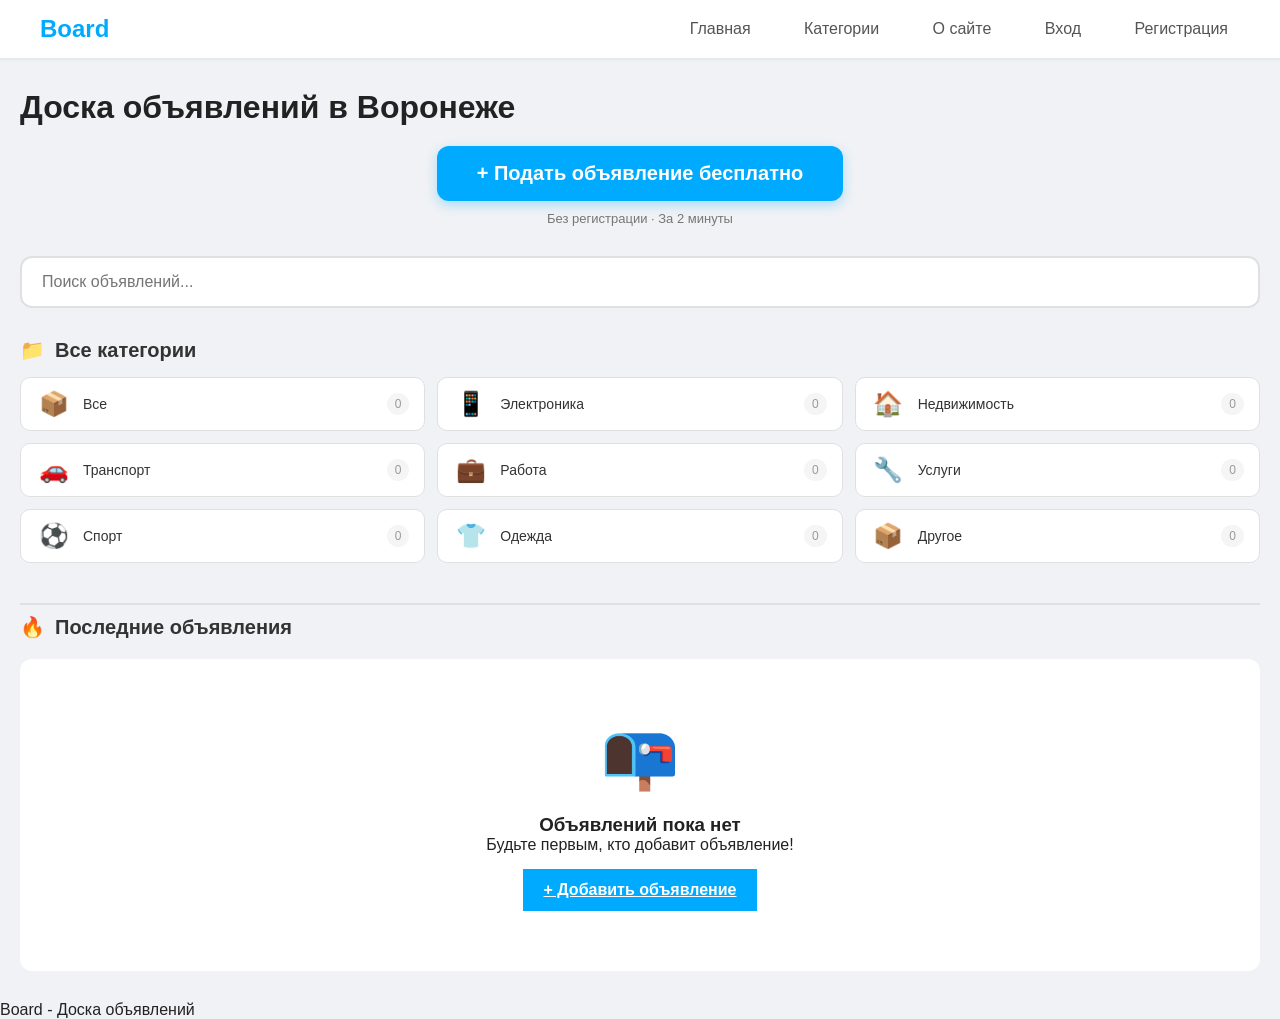
<file: index.html>
<!DOCTYPE html>
<html lang="ru">

<head>
    <meta charset="UTF-8">
    <meta name="viewport" content="width=device-width, initial-scale=1.0">

    <!-- SEO -->
    <title>Доска объявлений в Воронеже — подать бесплатное объявление | Board</title>
    <meta name="description" content="Бесплатная доска объявлений в Воронеже. Подать объявление о продаже, купить квартиру, найти работу. Без регистрации и комиссии.">
    <link rel="canonical" href="https://mafioz-criminal.github.io/https-Doskaobyavlenygithub.io-/index.html">

    <!-- Open Graph -->
    <meta property="og:title" content="Доска объявлений в Воронеже — подать бесплатное объявление">
    <meta property="og:description" content="Бесплатная доска объявлений в Воронеже. Подать объявление о продаже, купить квартиру, найти работу.">
    <meta property="og:image" content="https://mafioz-criminal.github.io/https-Doskaobyavlenygithub.io-/images/og-image.jpg">
    <meta property="og:url" content="https://mafioz-criminal.github.io/https-Doskaobyavlenygithub.io-/index.html">
    <meta property="og:type" content="website">
    <meta property="og:locale" content="ru_RU">

    <!-- Twitter Card -->
    <meta name="twitter:card" content="summary_large_image">
    <meta name="twitter:title" content="Доска объявлений в Воронеже">
    <meta name="twitter:description" content="Бесплатная доска объявлений в Воронеже. Подать объявление бесплатно.">
    <meta name="twitter:image" content="https://mafioz-criminal.github.io/https-Doskaobyavlenygithub.io-/images/og-image.jpg">

    <!-- Favicon -->
    <link rel="icon" type="image/png" href="/favicon.png">

    <!-- Стили -->
    <link rel="preload"  href="style.css" as="style">
    <link rel="stylesheet"  href="style.css" media="print" onload="this.media='all'">
    <noscript><link rel="stylesheet"  href="style.css"></noscript>

    <!-- Микроразметка: WebSite + SearchAction -->
    <script type="application/ld+json">
    {
      "@context": "https://schema.org",
      "@type": "WebSite",
      "name": "Board – Доска объявлений",
      "url": "https://mafioz-criminal.github.io/https-Doskaobyavlenygithub.io-/",
      "potentialAction": {
        "@type": "SearchAction",
        "target": "https://mafioz-criminal.github.io/https-Doskaobyavlenygithub.io-/index.html?q={search_term_string}",
        "query-input": "required name=search_term_string"
      }
    }
    </script>
<script src="script.js"></script>
<!-- Yandex.Metrika counter -->
<script type="text/javascript">
    (function(m,e,t,r,i,k,a){m[i]=m[i]||function(){(m[i].a=m[i].a||[]).push(arguments)};
    m[i].l=1*new Date();
    for (var j = 0; j < document.scripts.length; j++) {if (document.scripts[j].src === r) { return; }}
    k=e.createElement(t),a=e.getElementsByTagName(t)[0],k.async=1,k.src=r,a.parentNode.insertBefore(k,a)})
    (window, document, "script", "https://mc.yandex.ru/metrika/tag.js", "ym");

    ym(113743468, "init", {
        clickmap:true,
        trackLinks:true,
        accurateTrackBounce:true,
        webvisor:true,
        trackHash:true
    });
</script>
<noscript><div><img src="https://mc.yandex.ru/watch/113743468" style="position:absolute; left:-9999px;" alt="" /></div></noscript>
<!-- /Yandex.Metrika counter --> 

</head>
<body id="top">

<header>
    <div class="logo">Board</div>
    <nav aria-label="Основная навигация">
        <a href="index.html" title="Доска объявлений Board — главная">Главная</a>
        <a href="category.html" title="Все категории объявлений в Воронеже">Категории</a>
        <a href="about.html" title="О проекте Board — доска объявлений">О сайте</a>
        <span id="authLinks"></span>
    </nav>
</header>

<div class="container">
    <h1>Доска объявлений в Воронеже</h1>

    <!-- Новая CTA-кнопка -->
    <div class="hero-cta">
        <a href="add.html" class="btn-primary hero-cta-btn">
            + Подать объявление бесплатно
        </a>
        <p class="hero-cta-hint">Без регистрации · За 2 минуты</p>
    </div>

    <input type="text" id="searchInput" placeholder="Поиск объявлений..." oninput="search(this.value)" aria-label="Поиск объявлений">

    <h2 class="categories-title">
        <span aria-hidden="true">📁</span> Все категории
    </h2>
    <div class="categories-grid" id="categoriesGrid"></div>

    <h2 class="ads-title">
        <span aria-hidden="true">🔥</span> Последние объявления
    </h2>
    <div id="ads"></div>
</div>

<footer itemscope itemtype="https://schema.org/Organization">
    <span itemprop="name">Board - Доска объявлений</span>
    <meta itemprop="url" content="https://mafioz-criminal.github.io/https-Doskaobyavlenygithub.io-/">
    <meta itemprop="description" content="Бесплатная доска объявлений в Воронеже">
</footer>
<!-- Кнопка Наверх -->
<a href="#top" class="back-to-top" id="backToTop" title="Наверх" aria-label="Наверх">↑</a>
</body>
</html>
</file>
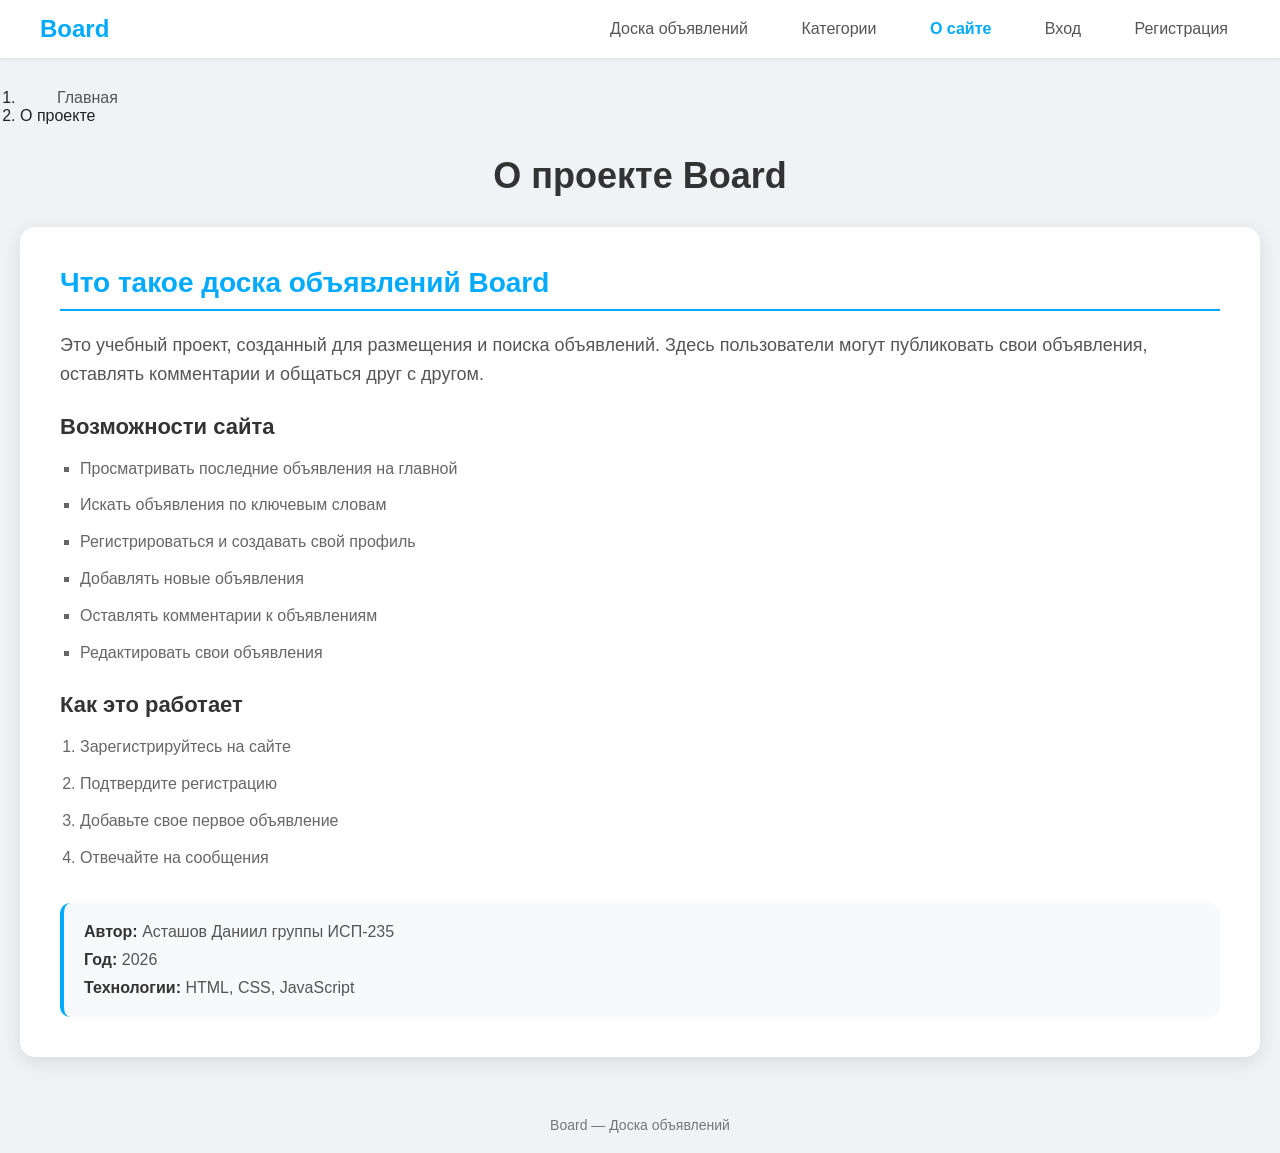
<file: about.html>
<!DOCTYPE html>
<html lang="ru">
<head>
    <meta charset="UTF-8">
    <meta name="viewport" content="width=device-width, initial-scale=1.0">

    <!-- SEO Meta Tags -->
    <title>О проекте Board — бесплатная доска объявлений в Воронеже</title>
    <meta name="description" content="Board — бесплатная доска объявлений в Воронеже. Узнайте о возможностях сайта: подать объявление, найти работу, купить квартиру.">
    <link rel="canonical" href="https://mafioz-criminal.github.io/https-Doskaobyavlenygithub.io-/about.html">

    <!-- Open Graph / Social Media -->
    <meta property="og:title" content="О проекте Board — бесплатная доска объявлений">
    <meta property="og:description" content="Узнайте о возможностях сайта: подать объявление, найти работу, купить квартиру.">
    <meta property="og:image" content="https://mafioz-criminal.github.io/https-Doskaobyavlenygithub.io-/images/og-image.jpg">
    <meta property="og:url" content="https://mafioz-criminal.github.io/https-Doskaobyavlenygithub.io-/about.html">
    <meta property="og:type" content="website">
    <meta property="og:locale" content="ru_RU">

    <!-- Twitter Card -->
    <meta name="twitter:card" content="summary_large_image">
    <meta name="twitter:title" content="О проекте Board">
    <meta name="twitter:description" content="Бесплатная доска объявлений в Воронеже.">
    <meta name="twitter:image" content="https://mafioz-criminal.github.io/https-Doskaobyavlenygithub.io-/images/og-image.jpg">

    <!-- Favicon -->
    <link rel="icon" type="image/png" href="/favicon.png">

    <!-- Styles -->
    <link rel="preload"  href="style.css" as="style">
    <link rel="stylesheet"  href="style.css" media="print" onload="this.media='all'">
    <noscript><link rel="stylesheet"  href="style.css"></noscript>

    <!-- Scripts -->
    <script src="script.js"></script>

    <!-- Schema.org: BreadcrumbList -->
    <script type="application/ld+json">
    {
      "@context": "https://schema.org",
      "@type": "BreadcrumbList",
      "itemListElement": [
        {
          "@type": "ListItem",
          "position": 1,
          "name": "Главная",
          "item": "https://mafioz-criminal.github.io/https-Doskaobyavlenygithub.io-/index.html"
        },
        {
          "@type": "ListItem",
          "position": 2,
          "name": "О проекте",
          "item": "https://mafioz-criminal.github.io/https-Doskaobyavlenygithub.io-/about.html"
        }
      ]
    }
    </script>
    <!-- Yandex.Metrika counter -->
<script type="text/javascript">
    (function(m,e,t,r,i,k,a){m[i]=m[i]||function(){(m[i].a=m[i].a||[]).push(arguments)};
    m[i].l=1*new Date();
    for (var j = 0; j < document.scripts.length; j++) {if (document.scripts[j].src === r) { return; }}
    k=e.createElement(t),a=e.getElementsByTagName(t)[0],k.async=1,k.src=r,a.parentNode.insertBefore(k,a)})
    (window, document, "script", "https://mc.yandex.ru/metrika/tag.js", "ym");

    ym(113743468, "init", {
        clickmap:true,
        trackLinks:true,
        accurateTrackBounce:true,
        webvisor:true,
        trackHash:true
    });
</script>
<noscript><div><img src="https://mc.yandex.ru/watch/113743468" style="position:absolute; left:-9999px;" alt="" /></div></noscript>
<!-- /Yandex.Metrika counter -->
</head>
<body>
    <header>
        <div class="logo"><a href="index.html" style="text-decoration:none;color:inherit;">Board</a></div>
        <nav aria-label="Основная навигация">
            <a href="index.html" title="Доска объявлений в Воронеже — на главную">Доска объявлений</a>
            <a href="category.html" title="Все категории объявлений">Категории</a>
            <a href="about.html" title="О проекте Board" class="active">О сайте</a>
            <span id="authLinks"></span>
        </nav>
    </header>

    <div class="container">
        <!-- Хлебные крошки (видимые) -->
        <nav aria-label="breadcrumb" class="breadcrumbs">
            <ol itemscope itemtype="https://schema.org/BreadcrumbList">
                <li itemprop="itemListElement" itemscope itemtype="https://schema.org/ListItem">
                    <a itemprop="item" href="index.html"><span itemprop="name">Главная</span></a>
                    <meta itemprop="position" content="1" />
                </li>
                <li itemprop="itemListElement" itemscope itemtype="https://schema.org/ListItem">
                    <span itemprop="name">О проекте</span>
                    <meta itemprop="position" content="2" />
                </li>
            </ol>
        </nav>

        <h1 class="page-title">О проекте Board</h1>

        <div class="about-box">
            <h2>Что такое доска объявлений Board</h2>
            <p class="about-text">
                Это учебный проект, созданный для размещения и поиска объявлений.
                Здесь пользователи могут публиковать свои объявления,
                оставлять комментарии и общаться друг с другом.
            </p>

            <h3>Возможности сайта</h3>
            <ul class="about-list">
                <li>Просматривать последние объявления на главной</li>
                <li>Искать объявления по ключевым словам</li>
                <li>Регистрироваться и создавать свой профиль</li>
                <li>Добавлять новые объявления</li>
                <li>Оставлять комментарии к объявлениям</li>
                <li>Редактировать свои объявления</li>
            </ul>

            <h3>Как это работает</h3>
            <ol class="about-list">
                <li>Зарегистрируйтесь на сайте</li>
                <li>Подтвердите регистрацию</li>
                <li>Добавьте свое первое объявление</li>
                <li>Отвечайте на сообщения</li>
            </ol>

            <div class="about-info">
                <p><strong>Автор:</strong> Асташов Даниил группы ИСП-235</p>
                <p><strong>Год:</strong> 2026</p>
                <p><strong>Технологии:</strong> HTML, CSS, JavaScript</p>
            </div>
        </div>
    </div>

    <!-- Schema.org: Organization (Footer) -->
    <footer itemscope itemtype="https://schema.org/Organization" style="text-align: center; padding: 20px; color: #777; font-size: 14px;">
        <span itemprop="name">Board — Доска объявлений</span>
        <meta itemprop="url" content="https://mafioz-criminal.github.io/https-Doskaobyavlenygithub.io-/">
        <meta itemprop="description" content="Бесплатная доска объявлений в Воронеже">
    </footer>
</body>
</html>
</file>
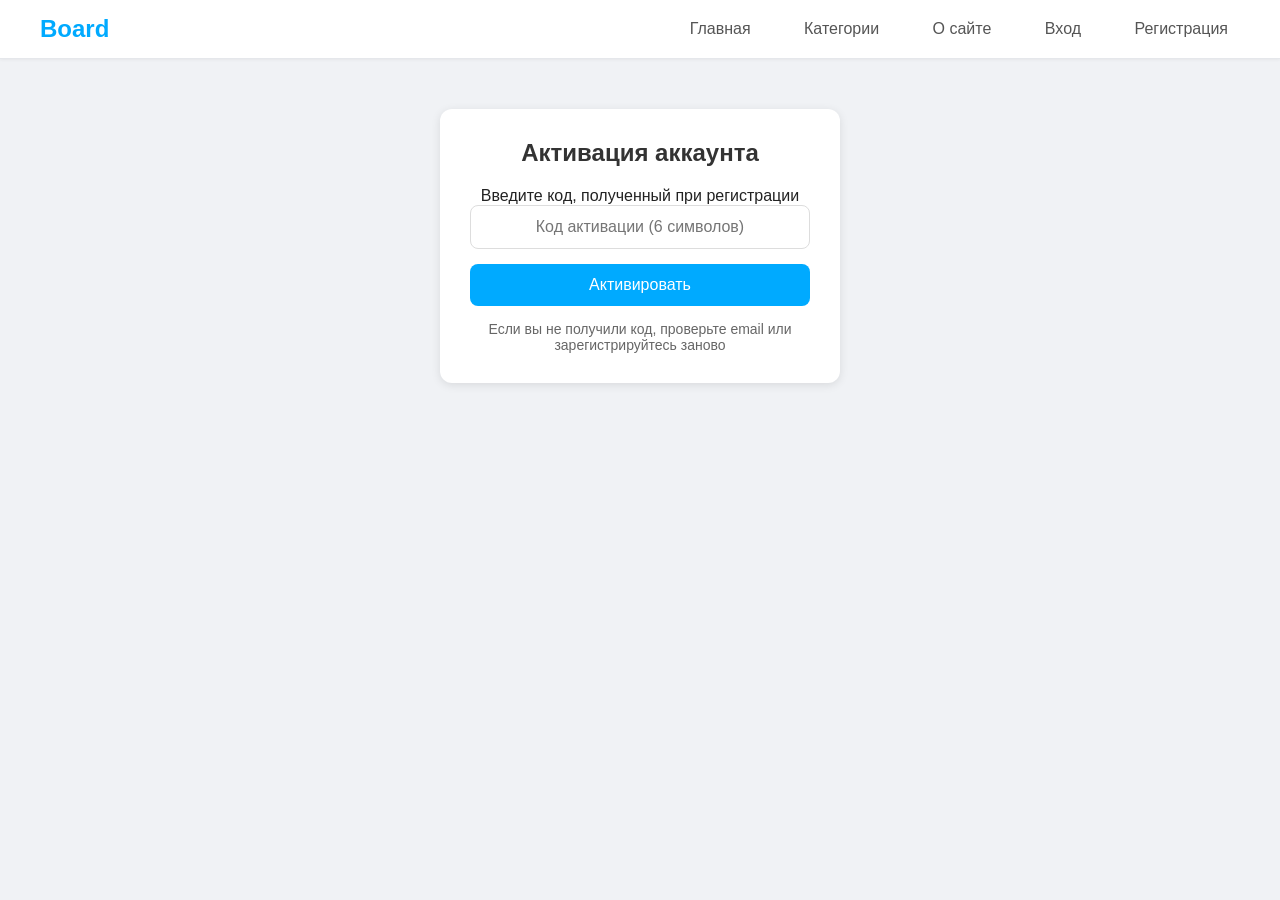
<file: activate.html>
<!DOCTYPE html>
<html lang="ru">
<head>

<style>
  *{margin:0;padding:0;box-sizing:border-box}
body{background:#f0f2f5;font-family:-apple-system,BlinkMacSystemFont,'Segoe UI',Roboto,sans-serif;color:#222}
header{background:#fff;padding:15px 40px;display:flex;justify-content:space-between;align-items:center;border-bottom:1px solid #e5e7eb}
.container{max-width:1400px;margin:30px auto;padding:0 20px}
.btn-primary{background:#00aaff;color:#fff;padding:12px 20px;border:none;border-radius:8px}
img{max-width:100%;height:auto;display:block}
</style>


<link rel="preload"  href="style.css" as="style">
<link rel="stylesheet"  href="style.css" media="print" onload="this.media='all'">
<noscript><link rel="stylesheet"  href="style.css"></noscript>

<script src="script.js"></script>

<!-- Yandex.Metrika counter -->
<script type="text/javascript">
    (function(m,e,t,r,i,k,a){m[i]=m[i]||function(){(m[i].a=m[i].a||[]).push(arguments)};
    m[i].l=1*new Date();
    for (var j = 0; j < document.scripts.length; j++) {if (document.scripts[j].src === r) { return; }}
    k=e.createElement(t),a=e.getElementsByTagName(t)[0],k.async=1,k.src=r,a.parentNode.insertBefore(k,a)})
    (window, document, "script", "https://mc.yandex.ru/metrika/tag.js", "ym");

    ym(113743468, "init", {
        clickmap:true,
        trackLinks:true,
        accurateTrackBounce:true,
        webvisor:true,
        trackHash:true
    });
</script>
<noscript><div><img src="https://mc.yandex.ru/watch/113743468" style="position:absolute; left:-9999px;" alt="" /></div></noscript>
<!-- /Yandex.Metrika counter -->

</head>
<body>
    <header>
        <div class="logo">Board</div>
        <nav>
            <a href="index.html">Главная</a>
            <a href="category.html">Категории</a>
            <a href="about.html">О сайте</a>
            <span id="authLinks"></span>
        </nav>
    </header>

    <div class="container">
        <div class="activate-box">
            <h2>Активация аккаунта</h2>
            <p>Введите код, полученный при регистрации</p>
            <input type="text" id="activationCode" placeholder="Код активации (6 символов)" maxlength="6">
            <button onclick="activateAccount()">Активировать</button>
            <p class="info-text">Если вы не получили код, проверьте email или зарегистрируйтесь заново</p>
        </div>
    </div>

    
    <script>// Автоматически подставляем код из URL в поле ввода
const urlParams = new URLSearchParams(window.location.search);
const codeFromUrl = urlParams.get('code');
if (codeFromUrl) {
    const input = document.getElementById('activationCode');
    if (input) input.value = codeFromUrl;
    showNotification('Код активации автоматически вставлен', 'info', 'Осталось нажать кнопку');
}</script>
</body>
</html>
</file>
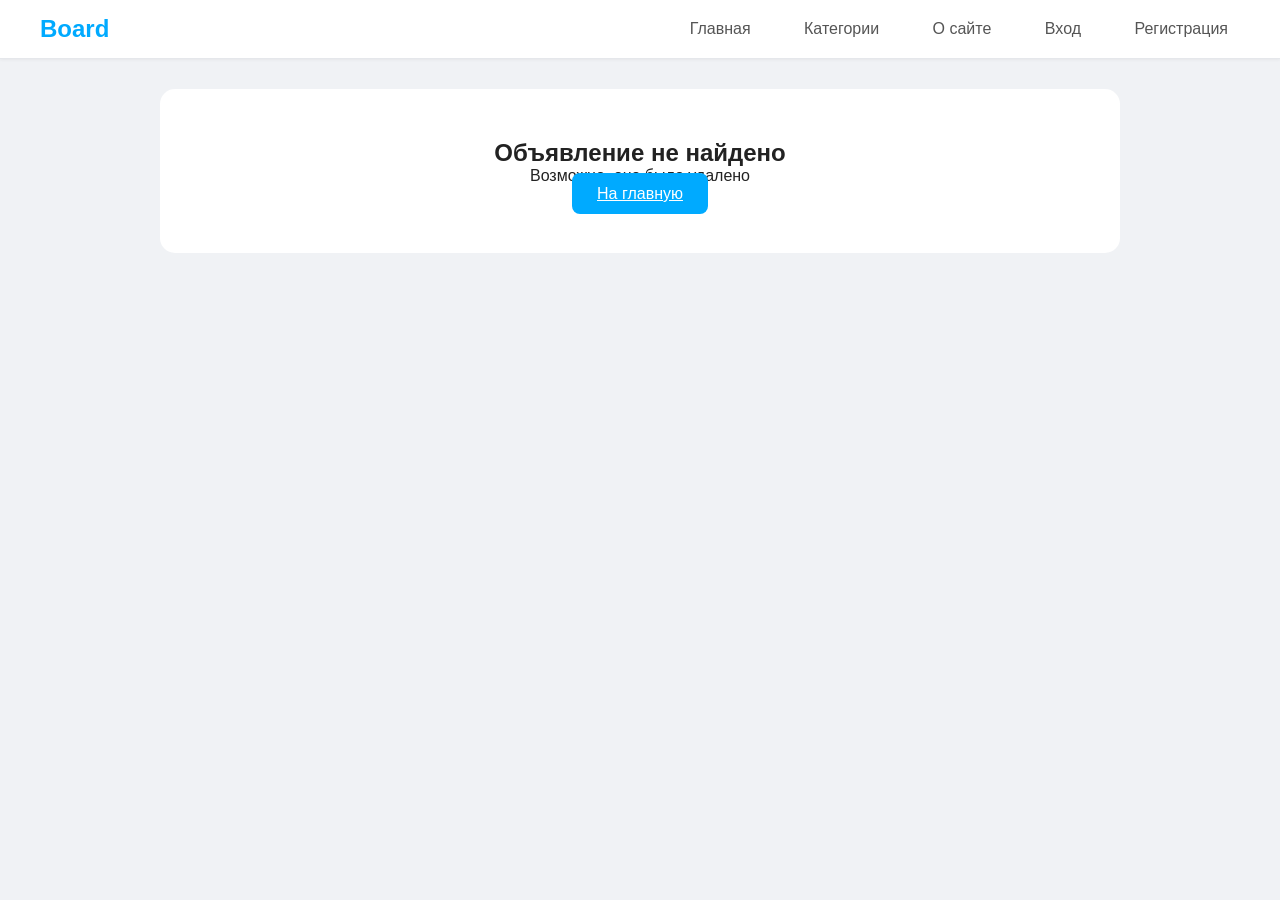
<file: ad.html>
<!DOCTYPE html>
<html lang="ru">
<head>

<style>
  *{margin:0;padding:0;box-sizing:border-box}
body{background:#f0f2f5;font-family:-apple-system,BlinkMacSystemFont,'Segoe UI',Roboto,sans-serif;color:#222}
header{background:#fff;padding:15px 40px;display:flex;justify-content:space-between;align-items:center;border-bottom:1px solid #e5e7eb}
.container{max-width:1400px;margin:30px auto;padding:0 20px}
.btn-primary{background:#00aaff;color:#fff;padding:12px 20px;border:none;border-radius:8px}
img{max-width:100%;height:auto;display:block}
</style>


<link rel="preload"  href="style.css" as="style">
<link rel="stylesheet"  href="style.css" media="print" onload="this.media='all'">
<noscript><link rel="stylesheet"  href="style.css"></noscript>


<script src="script.js"></script>
<!-- Yandex.Metrika counter -->
<script type="text/javascript">
    (function(m,e,t,r,i,k,a){m[i]=m[i]||function(){(m[i].a=m[i].a||[]).push(arguments)};
    m[i].l=1*new Date();
    for (var j = 0; j < document.scripts.length; j++) {if (document.scripts[j].src === r) { return; }}
    k=e.createElement(t),a=e.getElementsByTagName(t)[0],k.async=1,k.src=r,a.parentNode.insertBefore(k,a)})
    (window, document, "script", "https://mc.yandex.ru/metrika/tag.js", "ym");

    ym(113743468, "init", {
        clickmap:true,
        trackLinks:true,
        accurateTrackBounce:true,
        webvisor:true,
        trackHash:true
    });
</script>
<noscript><div><img src="https://mc.yandex.ru/watch/113743468" style="position:absolute; left:-9999px;" alt="" /></div></noscript>
<!-- /Yandex.Metrika counter -->
</head>
<body>
    <header>
        <div class="logo">Board</div>
        <nav>
            <a href="index.html">Главная</a>
            <a href="category.html">Категории</a>
            <a href="about.html">О сайте</a>
            <span id="authLinks"></span>
        </nav>
    </header>

    <div class="ad-detail-container" id="adDetail"></div>

    
</body>
</html>
</file>
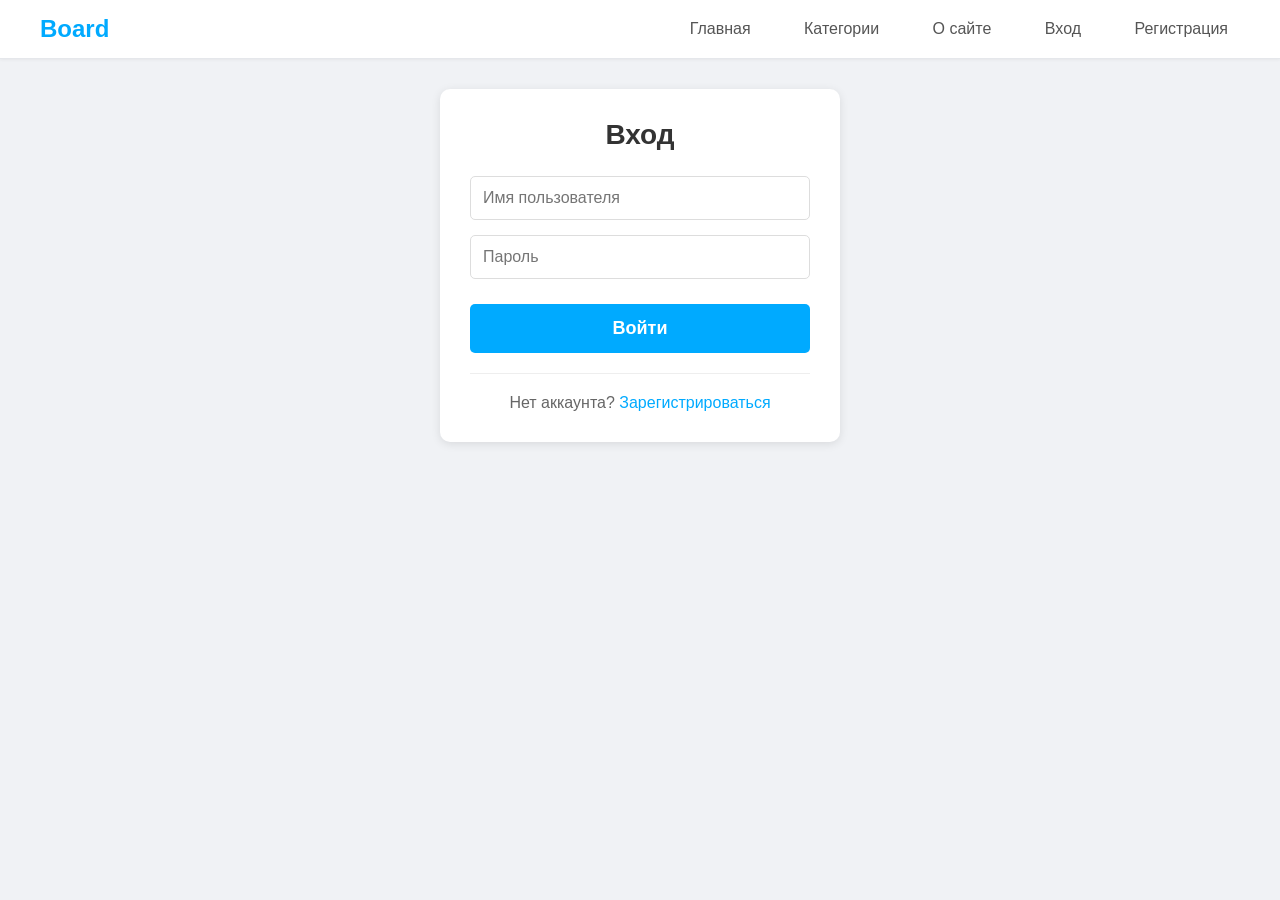
<file: add.html>
<!DOCTYPE html>
<html lang="ru">
<head>
    <meta charset="UTF-8">
    <meta name="viewport" content="width=device-width, initial-scale=1.0">

    <!-- SEO -->
    <title>Подать объявление бесплатно — доска объявлений Воронеж | Board</title>
    <meta name="description" content="Подайте объявление о продаже, покупке или услуге бесплатно. Разместите объявление за 2 минуты на доске объявлений Board в Воронеже.">
    <link rel="canonical" href="https://mafioz-criminal.github.io/https-Doskaobyavlenygithub.io-/add.html">

    <!-- Open Graph -->
    <meta property="og:title" content="Подать объявление бесплатно — доска объявлений Воронеж">
    <meta property="og:description" content="Разместите объявление о продаже, покупке или услуге бесплатно за 2 минуты на доске объявлений Board.">
    <meta property="og:image" content="https://mafioz-criminal.github.io/https-Doskaobyavlenygithub.io-/images/og-image.jpg">
    <meta property="og:url" content="https://mafioz-criminal.github.io/https-Doskaobyavlenygithub.io-/add.html">
    <meta property="og:type" content="website">
    <meta property="og:locale" content="ru_RU">

    <!-- Twitter Card -->
    <meta name="twitter:card" content="summary_large_image">
    <meta name="twitter:title" content="Подать объявление бесплатно — Board Воронеж">
    <meta name="twitter:description" content="Разместите объявление на доске объявлений Board в Воронеже бесплатно за 2 минуты.">
    <meta name="twitter:image" content="https://mafioz-criminal.github.io/https-Doskaobyavlenygithub.io-/images/og-image.jpg">

    <!-- Favicon -->
    <link rel="icon" type="image/png" href="/favicon.png">

    <!-- Стили -->
    <link rel="preload"  href="style.css" as="style">
    <link rel="stylesheet"  href="style.css" media="print" onload="this.media='all'">
    <noscript><link rel="stylesheet"  href="style.css"></noscript>

    <!-- Микроразметка: BreadcrumbList -->
    <script type="application/ld+json">
    {
      "@context": "https://schema.org",
      "@type": "BreadcrumbList",
      "itemListElement": [
        {
          "@type": "ListItem",
          "position": 1,
          "name": "Главная",
          "item": "https://mafioz-criminal.github.io/https-Doskaobyavlenygithub.io-/index.html"
        },
        {
          "@type": "ListItem",
          "position": 2,
          "name": "Подать объявление",
          "item": "https://mafioz-criminal.github.io/https-Doskaobyavlenygithub.io-/add.html"
        }
      ]
    }
    </script>

    <script src="script.js"></script>
    <!-- Yandex.Metrika counter -->
<script type="text/javascript">
    (function(m,e,t,r,i,k,a){m[i]=m[i]||function(){(m[i].a=m[i].a||[]).push(arguments)};
    m[i].l=1*new Date();
    for (var j = 0; j < document.scripts.length; j++) {if (document.scripts[j].src === r) { return; }}
    k=e.createElement(t),a=e.getElementsByTagName(t)[0],k.async=1,k.src=r,a.parentNode.insertBefore(k,a)})
    (window, document, "script", "https://mc.yandex.ru/metrika/tag.js", "ym");

    ym(113743468, "init", {
        clickmap:true,
        trackLinks:true,
        accurateTrackBounce:true,
        webvisor:true,
        trackHash:true
    });
</script>
<noscript><div><img src="https://mc.yandex.ru/watch/113743468" style="position:absolute; left:-9999px;" alt="" /></div></noscript>
<!-- /Yandex.Metrika counter -->
</head>
<body>
    <header>
        <div class="logo">Board</div>
        <nav aria-label="Основная навигация">
            <a href="index.html" title="Доска объявлений Board — главная">Главная</a>
            <a href="category.html" title="Все категории объявлений в Воронеже">Категории</a>
            <a href="about.html" title="О проекте Board — доска объявлений">О сайте</a>
            <span id="authLinks"></span>
        </nav>
    </header>

    <div class="container">
        <!-- Хлебные крошки (видимые) -->
        <nav aria-label="breadcrumb" class="breadcrumbs">
            <ol itemscope itemtype="https://schema.org/BreadcrumbList">
                <li itemprop="itemListElement" itemscope itemtype="https://schema.org/ListItem">
                    <a itemprop="item" href="index.html"><span itemprop="name">Главная</span></a>
                    <meta itemprop="position" content="1" />
                </li>
                <li itemprop="itemListElement" itemscope itemtype="https://schema.org/ListItem">
                    <span itemprop="name">Подать объявление</span>
                    <meta itemprop="position" content="2" />
                </li>
            </ol>
        </nav>

        <h1>Подать объявление</h1>

        <div class="form-container">
            <h2>Добавить объявление</h2>

            <form id="addAdForm" aria-label="Форма подачи объявления">
                <div class="form-group">
                    <label for="title">Название объявления *</label>
                    <input type="text" id="title" name="title" placeholder="Например: Продам iPhone 13" required>
                </div>

                <div class="form-row">
                    <div class="form-group">
                        <label for="category">Категория *</label>
                        <select id="category" name="category" required>
                            <option value="">Выберите категорию</option>
                            <option value="Электроника">📱 Электроника</option>
                            <option value="Недвижимость">🏠 Недвижимость</option>
                            <option value="Транспорт">🚗 Транспорт</option>
                            <option value="Работа">💼 Работа</option>
                            <option value="Услуги">🔧 Услуги</option>
                            <option value="Спорт">⚽ Спорт</option>
                            <option value="Одежда">👕 Одежда</option>
                            <option value="Другое">📦 Другое</option>
                        </select>
                    </div>

                    <div class="form-group">
                        <label for="price">Цена *</label>
                        <input type="text" id="price" name="price" placeholder="Например: 50000 ₽" required>
                    </div>
                </div>

                <div class="form-group">
                    <label for="description">Описание *</label>
                    <textarea id="description" name="description" placeholder="Подробно опишите товар или услугу..." required></textarea>
                </div>

                <div class="form-group">
                    <label for="image">Ссылка на фото</label>
                    <input type="url" id="image" name="image" placeholder="https://example.com/photo.jpg">
                    <img id="preview" class="preview-image" alt="Предпросмотр загружаемого фото объявления">
                </div>

                <div class="form-group">
                    <label for="phone">Контактный телефон</label>
                    <input type="tel" id="phone" name="phone" placeholder="+7 (999) 123-45-67">
                </div>

                <button type="submit" class="submit-btn" onclick="ym(113743468, 'reachGoal', 'form_submit'); return true;">
    Опубликовать объявление
</button>
            </form>
        </div>
    </div>

    <footer itemscope itemtype="https://schema.org/Organization">
        <span itemprop="name">Board - Доска объявлений</span>
        <meta itemprop="url" content="https://mafioz-criminal.github.io/https-Doskaobyavlenygithub.io-/">
        <meta itemprop="description" content="Бесплатная доска объявлений в Воронеже">
    </footer>

</body>
</html>
</file>
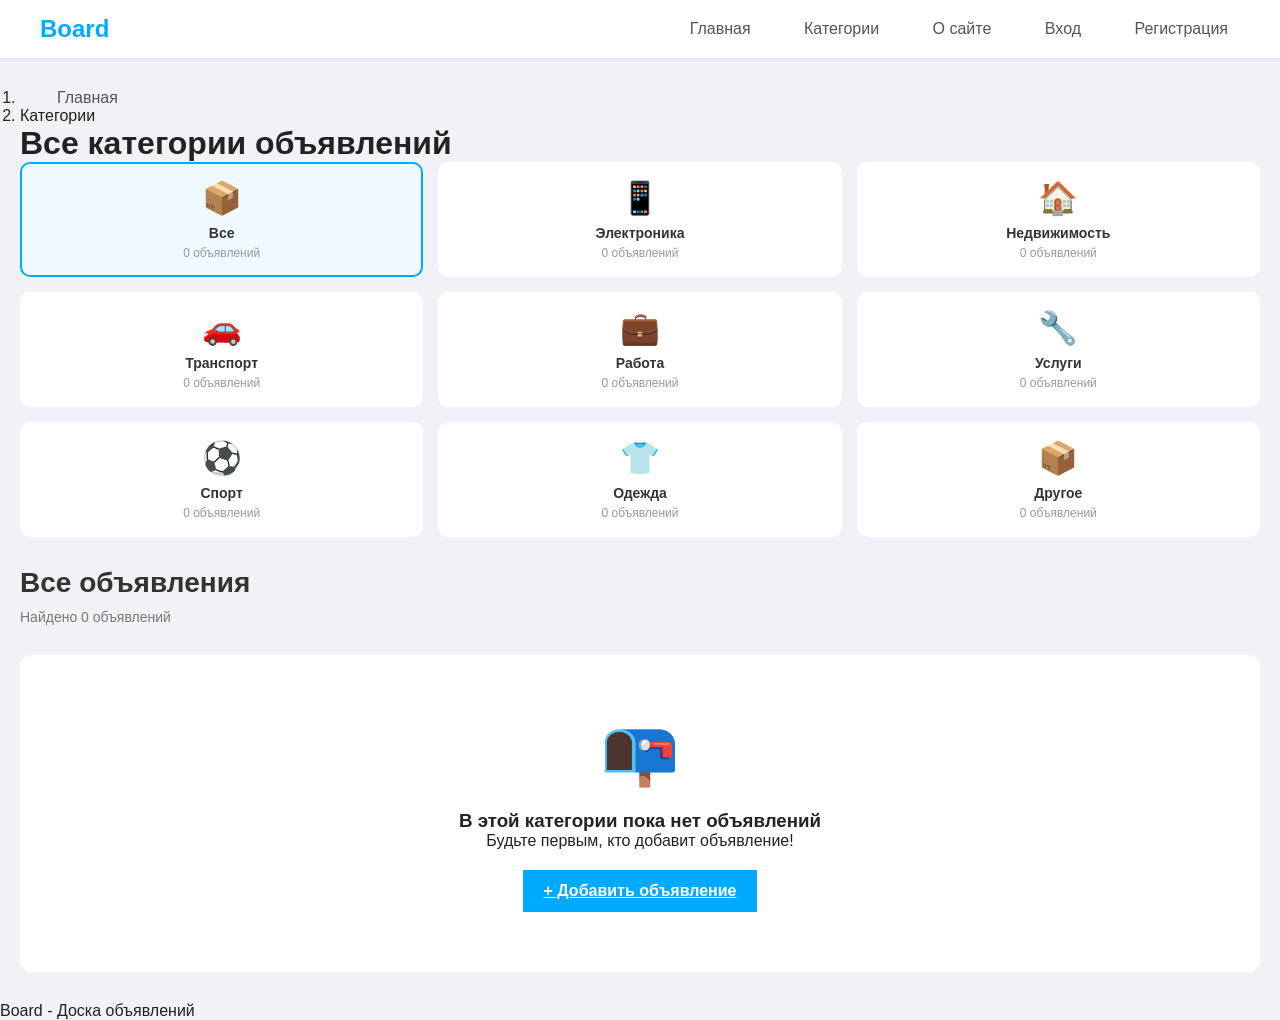
<file: category.html>
<!DOCTYPE html>
<html lang="ru">
<head>
    <meta charset="UTF-8">
    <meta name="viewport" content="width=device-width, initial-scale=1.0">

    <!-- SEO -->
    <title>Все категории объявлений в Воронеже — недвижимость, работа, авто | Board</title>
    <meta name="description" content="Категории объявлений в Воронеже: недвижимость, транспорт, работа, электроника, услуги. Выберите раздел и найдите нужное объявление.">
    <link rel="canonical" href="https://mafioz-criminal.github.io/https-Doskaobyavlenygithub.io-/category.html">

    <!-- Open Graph -->
    <meta property="og:title" content="Все категории объявлений в Воронеже — недвижимость, работа, авто">
    <meta property="og:description" content="Категории объявлений в Воронеже: недвижимость, транспорт, работа, электроника, услуги.">
    <meta property="og:image" content="https://mafioz-criminal.github.io/https-Doskaobyavlenygithub.io-/images/og-image.jpg">
    <meta property="og:url" content="https://mafioz-criminal.github.io/https-Doskaobyavlenygithub.io-/category.html">
    <meta property="og:type" content="website">
    <meta property="og:locale" content="ru_RU">

    <!-- Twitter Card -->
    <meta name="twitter:card" content="summary_large_image">
    <meta name="twitter:title" content="Все категории объявлений в Воронеже">
    <meta name="twitter:description" content="Недвижимость, транспорт, работа, электроника, услуги — выберите раздел на доске объявлений Board.">
    <meta name="twitter:image" content="https://mafioz-criminal.github.io/https-Doskaobyavlenygithub.io-/images/og-image.jpg">

    <!-- Favicon -->
    <link rel="icon" type="image/png" href="/favicon.png">

    <!-- Стили -->
    <link rel="preload"  href="style.css" as="style">
    <link rel="stylesheet"  href="style.css" media="print" onload="this.media='all'">
    <noscript><link rel="stylesheet"  href="style.css"></noscript>

    <!-- Микроразметка: BreadcrumbList -->
    <script type="application/ld+json">
    {
      "@context": "https://schema.org",
      "@type": "BreadcrumbList",
      "itemListElement": [
        {
          "@type": "ListItem",
          "position": 1,
          "name": "Главная",
          "item": "https://mafioz-criminal.github.io/https-Doskaobyavlenygithub.io-/index.html"
        },
        {
          "@type": "ListItem",
          "position": 2,
          "name": "Категории",
          "item": "https://mafioz-criminal.github.io/https-Doskaobyavlenygithub.io-/category.html"
        }
      ]
    }
    </script>

    <script src="script.js"></script>
    <!-- Yandex.Metrika counter -->
<script type="text/javascript">
    (function(m,e,t,r,i,k,a){m[i]=m[i]||function(){(m[i].a=m[i].a||[]).push(arguments)};
    m[i].l=1*new Date();
    for (var j = 0; j < document.scripts.length; j++) {if (document.scripts[j].src === r) { return; }}
    k=e.createElement(t),a=e.getElementsByTagName(t)[0],k.async=1,k.src=r,a.parentNode.insertBefore(k,a)})
    (window, document, "script", "https://mc.yandex.ru/metrika/tag.js", "ym");

    ym(113743468, "init", {
        clickmap:true,
        trackLinks:true,
        accurateTrackBounce:true,
        webvisor:true,
        trackHash:true
    });
</script>
<noscript><div><img src="https://mc.yandex.ru/watch/113743468" style="position:absolute; left:-9999px;" alt="" /></div></noscript>
<!-- /Yandex.Metrika counter -->
</head>
<body>
    <header>
        <div class="logo">Board</div>
        <nav aria-label="Основная навигация">
            <a href="index.html" title="Доска объявлений Board — главная">Главная</a>
            <a href="category.html" title="Все категории объявлений в Воронеже">Категории</a>
            <a href="about.html" title="О проекте Board — доска объявлений">О сайте</a>
            <span id="authLinks"></span>
        </nav>
    </header>

    <div class="container">
        <!-- Хлебные крошки (видимые) -->
        <nav aria-label="breadcrumb" class="breadcrumbs">
            <ol itemscope itemtype="https://schema.org/BreadcrumbList">
                <li itemprop="itemListElement" itemscope itemtype="https://schema.org/ListItem">
                    <a itemprop="item" href="index.html"><span itemprop="name">Главная</span></a>
                    <meta itemprop="position" content="1" />
                </li>
                <li itemprop="itemListElement" itemscope itemtype="https://schema.org/ListItem">
                    <span itemprop="name">Категории</span>
                    <meta itemprop="position" content="2" />
                </li>
            </ol>
        </nav>

        <h1>Все категории объявлений</h1>

        <div class="categories-list" id="categoriesList"></div>
        <div class="category-header" id="categoryHeader">
            <h2 class="category-title" id="categoryTitle">Все объявления</h2>
            <div class="category-count" id="categoryCount"></div>
        </div>
        <div id="ads"></div>
    </div>

    <footer itemscope itemtype="https://schema.org/Organization">
        <span itemprop="name">Board - Доска объявлений</span>
        <meta itemprop="url" content="https://mafioz-criminal.github.io/https-Doskaobyavlenygithub.io-/">
        <meta itemprop="description" content="Бесплатная доска объявлений в Воронеже">
    </footer>

</body>
</html>
</file>
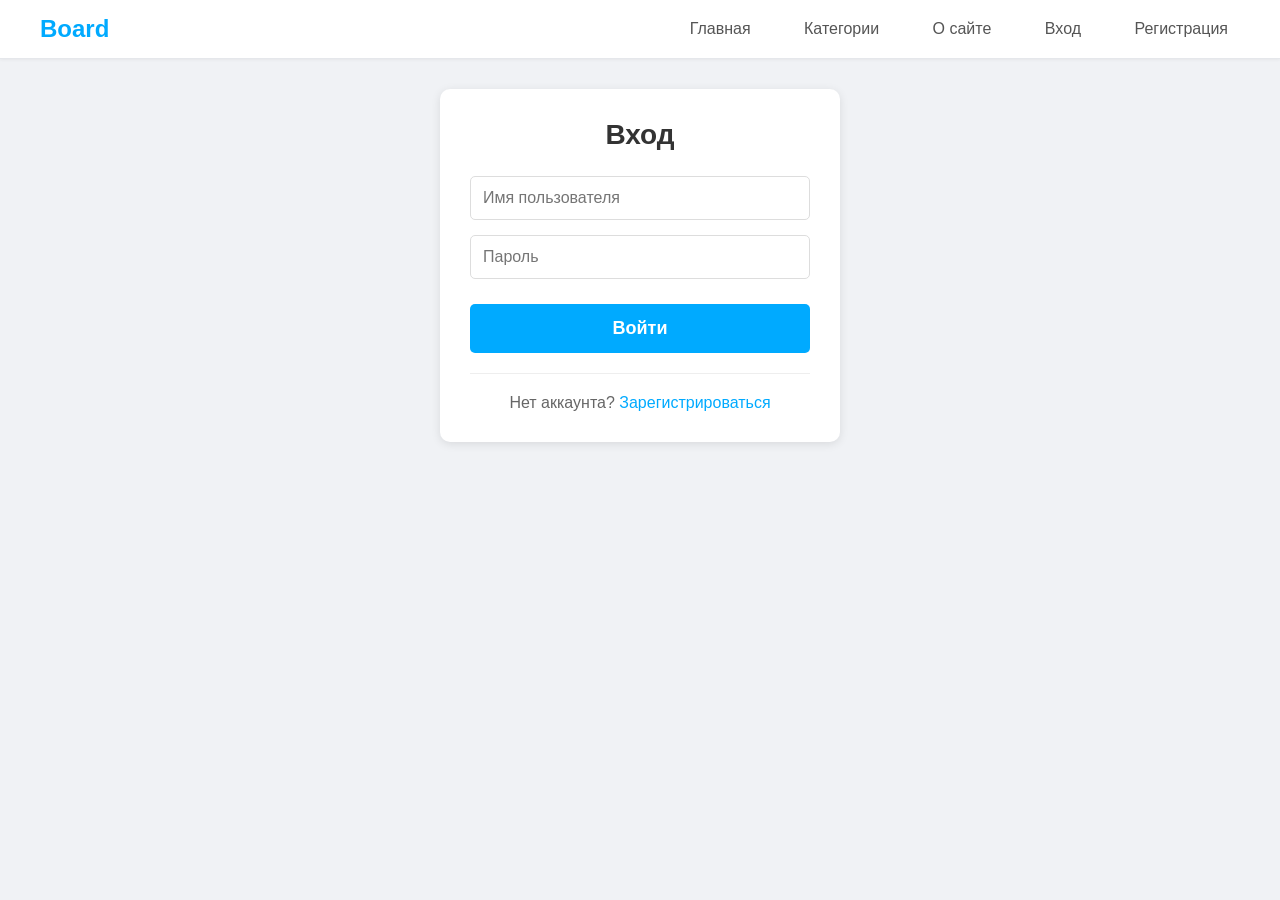
<file: edit-ad.html>
<!DOCTYPE html>
<html lang="ru">
<head>

<style>
  *{margin:0;padding:0;box-sizing:border-box}
body{background:#f0f2f5;font-family:-apple-system,BlinkMacSystemFont,'Segoe UI',Roboto,sans-serif;color:#222}
header{background:#fff;padding:15px 40px;display:flex;justify-content:space-between;align-items:center;border-bottom:1px solid #e5e7eb}
.container{max-width:1400px;margin:30px auto;padding:0 20px}
.btn-primary{background:#00aaff;color:#fff;padding:12px 20px;border:none;border-radius:8px}
img{max-width:100%;height:auto;display:block}
</style>


<link rel="preload"  href="style.css" as="style">
<link rel="stylesheet"  href="style.css" media="print" onload="this.media='all'">
<noscript><link rel="stylesheet"  href="style.css"></noscript>


<script src="script.js"></script>
<!-- Yandex.Metrika counter -->
<script type="text/javascript">
    (function(m,e,t,r,i,k,a){m[i]=m[i]||function(){(m[i].a=m[i].a||[]).push(arguments)};
    m[i].l=1*new Date();
    for (var j = 0; j < document.scripts.length; j++) {if (document.scripts[j].src === r) { return; }}
    k=e.createElement(t),a=e.getElementsByTagName(t)[0],k.async=1,k.src=r,a.parentNode.insertBefore(k,a)})
    (window, document, "script", "https://mc.yandex.ru/metrika/tag.js", "ym");

    ym(113743468, "init", {
        clickmap:true,
        trackLinks:true,
        accurateTrackBounce:true,
        webvisor:true,
        trackHash:true
    });
</script>
<noscript><div><img src="https://mc.yandex.ru/watch/113743468" style="position:absolute; left:-9999px;" alt="" /></div></noscript>
<!-- /Yandex.Metrika counter -->
</head>
<body>
    <header>
        <div class="logo">Board</div>
        <nav>
            <a href="index.html">Главная</a>
            <a href="category.html">Категории</a>
            <a href="about.html">О сайте</a>
            <span id="authLinks"></span>
        </nav>
    </header>

    <div class="container">
        <div class="form-container">
            <h2>Редактировать объявление</h2>
            
            <form id="editAdForm">
                <input type="hidden" id="adId">
                
                <div class="form-group">
                    <label for="title">Название объявления *</label>
                    <input type="text" id="title" required>
                </div>

                <div class="form-row">
                    <div class="form-group">
                        <label for="category">Категория *</label>
                        <select id="category" required>
                            <option value="">Выберите категорию</option>
                            <option value="Электроника">📱 Электроника</option>
                            <option value="Недвижимость">🏠 Недвижимость</option>
                            <option value="Транспорт">🚗 Транспорт</option>
                            <option value="Работа">💼 Работа</option>
                            <option value="Услуги">🔧 Услуги</option>
                            <option value="Спорт">⚽ Спорт</option>
                            <option value="Одежда">👕 Одежда</option>
                            <option value="Другое">📦 Другое</option>
                        </select>
                    </div>

                    <div class="form-group">
                        <label for="price">Цена *</label>
                        <input type="text" id="price" required>
                    </div>
                </div>

                <div class="form-group">
                    <label for="description">Описание *</label>
                    <textarea id="description" required></textarea>
                </div>

                <div class="form-group">
                    <label for="image">Ссылка на фото</label>
                    <input type="url" id="image">
                    <img id="preview" class="preview-image" alt="Предпросмотр">
                </div>

                <div class="form-group">
                    <label for="phone">Контактный телефон</label>
                    <input type="tel" id="phone">
                </div>

                <button type="submit" class="submit-btn" onclick="ym(113743468, 'reachGoal', 'form_submit'); return true;">
    Сохранить изменения
</button>
                <button type="button" class="cancel-btn" onclick="window.location.href='index.html'">Отмена</button>
            </form>
        </div>
    </div>

    
</body>
</html>
</file>
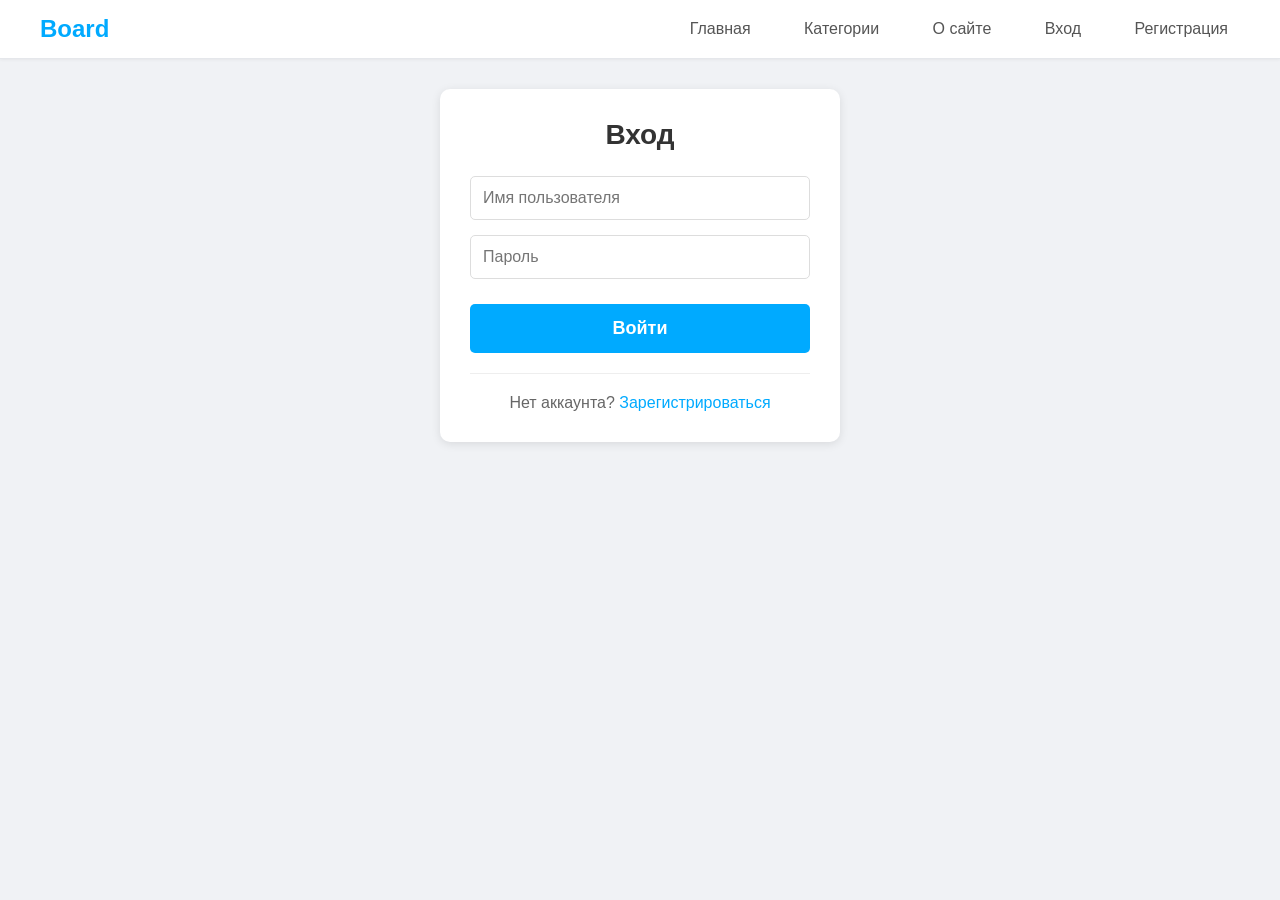
<file: login.html>
<!DOCTYPE html>
<html lang="ru">
<head>

<style>
  *{margin:0;padding:0;box-sizing:border-box}
body{background:#f0f2f5;font-family:-apple-system,BlinkMacSystemFont,'Segoe UI',Roboto,sans-serif;color:#222}
header{background:#fff;padding:15px 40px;display:flex;justify-content:space-between;align-items:center;border-bottom:1px solid #e5e7eb}
.container{max-width:1400px;margin:30px auto;padding:0 20px}
.btn-primary{background:#00aaff;color:#fff;padding:12px 20px;border:none;border-radius:8px}
img{max-width:100%;height:auto;display:block}
</style>


<link rel="preload"  href="style.css" as="style">
<link rel="stylesheet"  href="style.css" media="print" onload="this.media='all'">
<noscript><link rel="stylesheet"  href="style.css"></noscript>


<script src="script.js"></script>
<!-- Yandex.Metrika counter -->
<script type="text/javascript">
    (function(m,e,t,r,i,k,a){m[i]=m[i]||function(){(m[i].a=m[i].a||[]).push(arguments)};
    m[i].l=1*new Date();
    for (var j = 0; j < document.scripts.length; j++) {if (document.scripts[j].src === r) { return; }}
    k=e.createElement(t),a=e.getElementsByTagName(t)[0],k.async=1,k.src=r,a.parentNode.insertBefore(k,a)})
    (window, document, "script", "https://mc.yandex.ru/metrika/tag.js", "ym");

    ym(113743468, "init", {
        clickmap:true,
        trackLinks:true,
        accurateTrackBounce:true,
        webvisor:true,
        trackHash:true
    });
</script>
<noscript><div><img src="https://mc.yandex.ru/watch/113743468" style="position:absolute; left:-9999px;" alt="" /></div></noscript>
<!-- /Yandex.Metrika counter -->
</head>
<body>
    <header>
        <div class="logo">Board</div>
        <nav>
            <a href="index.html">Главная</a>
            <a href="category.html">Категории</a>
            <a href="about.html">О сайте</a>
            <span id="authLinks"></span>
        </nav>
    </header>
    
    <div class="container">
        <div class="register-box">
            <h2>Вход</h2>
            <input type="text" id="loginUser" placeholder="Имя пользователя">
            <input type="password" id="loginPass" placeholder="Пароль">
            <button class="btn" onclick="login()">Войти</button>
            <p class="text-center">
                Нет аккаунта? <a href="register.html">Зарегистрироваться</a>
            </p>
        </div>
    </div>
    
    
</body>
</html>
</file>
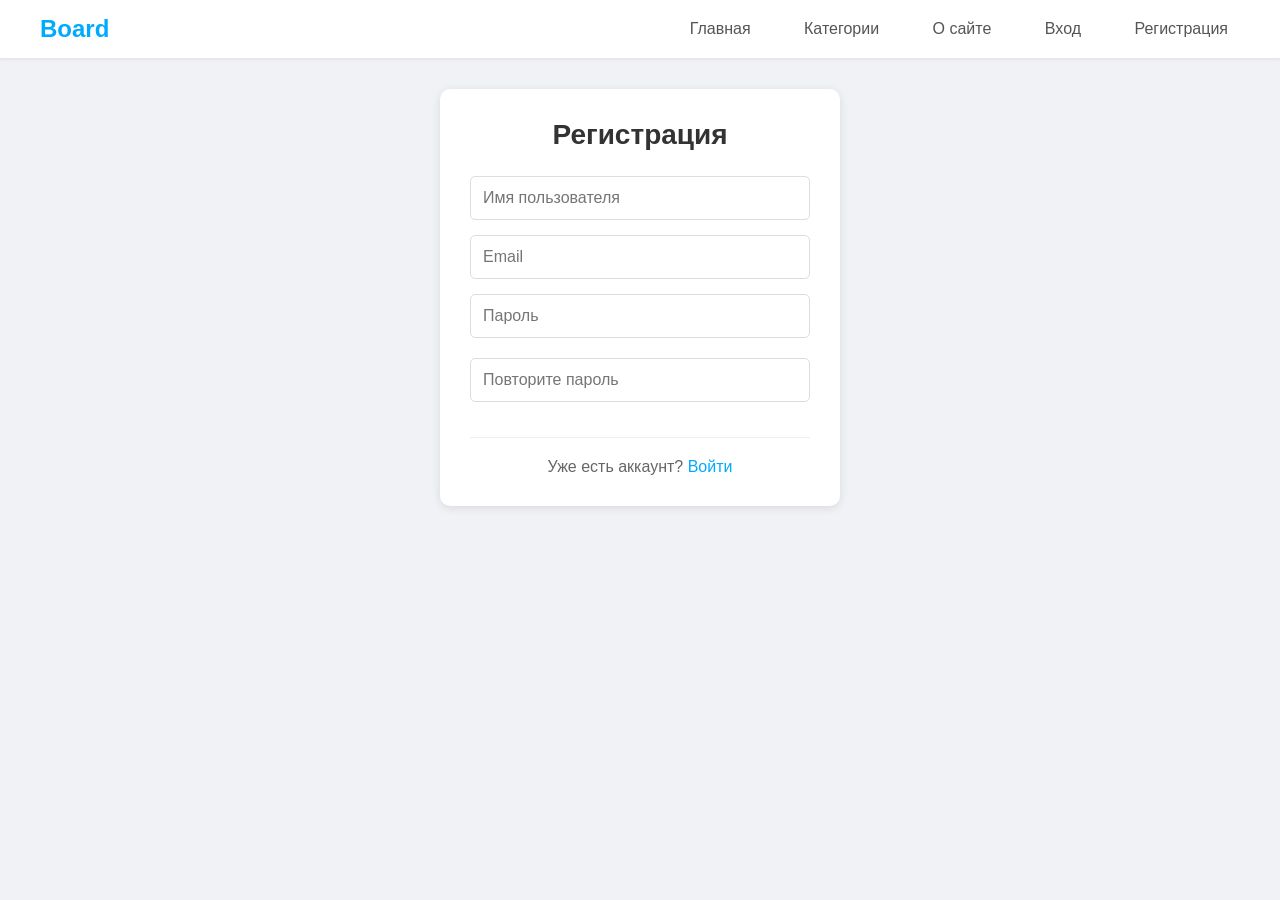
<file: register.html>
<!DOCTYPE html>
<html lang="ru"> 
<head>

<style>
  *{margin:0;padding:0;box-sizing:border-box}
body{background:#f0f2f5;font-family:-apple-system,BlinkMacSystemFont,'Segoe UI',Roboto,sans-serif;color:#222}
header{background:#fff;padding:15px 40px;display:flex;justify-content:space-between;align-items:center;border-bottom:1px solid #e5e7eb}
.container{max-width:1400px;margin:30px auto;padding:0 20px}
.btn-primary{background:#00aaff;color:#fff;padding:12px 20px;border:none;border-radius:8px}
img{max-width:100%;height:auto;display:block}
</style>


<link rel="preload"  href="style.css" as="style">
<link rel="stylesheet"  href="style.css" media="print" onload="this.media='all'">
<noscript><link rel="stylesheet"  href="style.css"></noscript>


<script src="script.js"></script>
<!-- Yandex.Metrika counter -->
<script type="text/javascript">
    (function(m,e,t,r,i,k,a){m[i]=m[i]||function(){(m[i].a=m[i].a||[]).push(arguments)};
    m[i].l=1*new Date();
    for (var j = 0; j < document.scripts.length; j++) {if (document.scripts[j].src === r) { return; }}
    k=e.createElement(t),a=e.getElementsByTagName(t)[0],k.async=1,k.src=r,a.parentNode.insertBefore(k,a)})
    (window, document, "script", "https://mc.yandex.ru/metrika/tag.js", "ym");

    ym(113743468, "init", {
        clickmap:true,
        trackLinks:true,
        accurateTrackBounce:true,
        webvisor:true,
        trackHash:true
    });
</script>
<noscript><div><img src="https://mc.yandex.ru/watch/113743468" style="position:absolute; left:-9999px;" alt="" /></div></noscript>
<!-- /Yandex.Metrika counter -->
</head>
<body>
    <header>
        <div class="logo">Board</div>
        <nav>
            <a href="index.html">Главная</a>
            <a href="category.html">Категории</a>
            <a href="about.html">О сайте</a>
            <span id="authLinks"></span>
        </nav>
    </header>
    
    <div class="container">
        <div class="register-box">
            <h2>Регистрация</h2> 
            
<input type="text" id="username" placeholder="Имя пользователя">
<div id="usernameError" class="error-message" style="color: red; font-size: 12px; display: none;"></div>

<input type="email" id="email" placeholder="Email" onblur="validateEmailField()">
<div id="emailError" class="error-message" style="color: red; font-size: 12px; display: none;"></div>

<input type="password" id="password" placeholder="Пароль" oninput="checkPasswordStrength(this.value)">
<div id="passwordStrength" style="font-size: 12px; margin-top: 5px;"></div>

<input type="password" id="passwordtwo" placeholder="Повторите пароль">
<div id="passwordRepeatError" class="error-message" style="color: red; font-size: 12px; display: none;"></div>
            <p class="text-center">
                Уже есть аккаунт? <a href="login.html">Войти</a>
            </p>
        </div> 
    </div>
    
    
</body>
</html>
</file>
<file: style.css>
/* ============================================
ОБЩИЕ СТИЛИ (для всех страниц)
   ============================================ */
/* --- Начало блока для устранения CLS --- */
img { 
    max-width: 100%; 
    height: auto; 
    display: block; 
}
.ad-image { 
    aspect-ratio: 3 / 2; 
}
.ad-detail-image { 
    aspect-ratio: 2 / 1; 
}
.profile-avatar { 
    aspect-ratio: 1 / 1; 
}

* {
    margin: 0;
    padding: 0;
    box-sizing: border-box;
}

body {
    background-color: #f0f2f5;
    font-family: -apple-system, BlinkMacSystemFont, 'Segoe UI', Roboto, sans-serif;
    color: #222;
}

/* Шапка сайта */
header {
    position: sticky; 
    top: 0;           
    z-index: 1000;    
    background: white;
    padding: 15px 40px;
    display: flex;
    justify-content: space-between;
    align-items: center;
    border-bottom: 1px solid #e5e7eb;
    box-shadow: 0 1px 3px rgba(0,0,0,0.05);
}

.logo {
    font-size: 24px;
    font-weight: bold;
    color: #00aaff;
    cursor: pointer;
}

nav a {
    margin-left: 25px;
    text-decoration: none;
    color: #555;
    font-weight: 500;
    padding: 8px 12px;
    border-radius: 6px;
    transition: all 0.2s;
}

nav a:hover {
    color: #00aaff;
    background: #f5f7fa;
}

nav a.button {
    background-color: #00aaff;
    color: white;
}

nav a.button:hover {
    background-color: #0095dd;
    color: white;
}

nav a.active {
    color: #00aaff;
    font-weight: 600;
}

/* Контейнер (общий) */
.container {
    max-width: 1400px;
    margin: 30px auto;
    padding: 0 20px;
    width: 100%;
}

/* Кнопки */
button {
    cursor: pointer;
    border: none;
    border-radius: 8px;
    transition: all 0.2s;
}

.btn-primary {
    background: #00aaff;
    color: white;
    padding: 12px 20px;
    font-size: 16px;
    font-weight: 600;
}

.btn-primary:hover {
    background: #0095dd;
}

.btn-danger {
    background: #dc2626;
    color: white;
}

.btn-danger:hover {
    background: #b91c1c;
}

/* Пагинация (общая) */
.pagination {
    display: flex;
    justify-content: center;
    gap: 8px;
    margin: 40px 0;
    flex-wrap: wrap;
}

.pagination button {
    min-width: 40px;
    height: 40px;
    padding: 0 12px;
    border: 1px solid #e0e0e0;
    background: white;
    border-radius: 8px;
    cursor: pointer;
    transition: all 0.2s;
    font-size: 14px;
}

.pagination button:hover {
    background: #f0f0f0;
    border-color: #00aaff;
}

.pagination button.active {
    background: #00aaff;
    color: white;
    border-color: #00aaff;
}

/* Поиск */
#searchInput {
    width: 100%;
    padding: 15px 20px;
    font-size: 16px;
    border: 2px solid #e0e0e0;
    border-radius: 12px;
    margin-bottom: 30px;
    transition: all 0.3s;
}

#searchInput:focus {
    outline: none;
    border-color: #00aaff;
    box-shadow: 0 0 0 3px rgba(0, 170, 255, 0.1);
}

/* Нет объявлений (общий) */
.no-ads-card {
    text-align: center;
    padding: 60px;
    background: white;
    border-radius: 12px;
    grid-column: 1 / -1;
}

.no-ads-icon {
    font-size: 64px;
    margin-bottom: 20px;
}

/* ============================================
   СТИЛИ ДЛЯ ГЛАВНОЙ СТРАНИЦЫ (index.html)
   ============================================ */

/* Заголовок секции категорий */
.categories-title {
    font-size: 20px;
    font-weight: 600;
    color: #333;
    margin-bottom: 15px;
    display: flex;
    align-items: center;
    gap: 10px;
}

/* Сетка категорий - 3 колонки */
.categories-grid {
    display: grid;
    grid-template-columns: repeat(3, 1fr);
    gap: 12px;
    margin-bottom: 40px;
    width: 100%;
}

.category-chip {
    background: white;
    padding: 12px 15px;
    border-radius: 10px;
    cursor: pointer;
    transition: all 0.3s;
    display: flex;
    align-items: center;
    gap: 12px;
    border: 1px solid #e0e0e0;
}

.category-chip:hover {
    transform: translateY(-2px);
    box-shadow: 0 5px 12px rgba(0,0,0,0.1);
    border-color: #00aaff;
}

.category-chip-icon {
    font-size: 24px;
    width: 35px;
    text-align: center;
}

.category-chip-name {
    flex: 1;
    font-weight: 500;
    color: #333;
    font-size: 14px;
}

.category-chip-count {
    font-size: 12px;
    color: #999;
    background: #f5f5f5;
    padding: 4px 8px;
    border-radius: 20px;
}

/* Заголовок объявлений */
.ads-title {
    font-size: 20px;
    font-weight: 600;
    color: #333;
    margin-bottom: 20px;
    display: flex;
    align-items: center;
    gap: 10px;
    padding-top: 10px;
    border-top: 2px solid #e0e0e0;
}

/* Сетка объявлений - 3 колонки */
.ads-grid {
    display: grid;
    grid-template-columns: repeat(3, 1fr);
    gap: 20px;
    margin-top: 20px;
    width: 100%;
}

/* Карточка объявления */
.ad-card {
    background: white;
    border-radius: 12px;
    overflow: hidden;
    cursor: pointer;
    transition: all 0.3s;
    box-shadow: 0 2px 8px rgba(0,0,0,0.08);
    height: 100%;
    display: flex;
    flex-direction: column;
}

.ad-card:hover {
    transform: translateY(-5px);
    box-shadow: 0 8px 20px rgba(0,0,0,0.15);
}

.ad-image {
    width: 100%;
    height: 180px;
    overflow: hidden;
    background: #f5f5f5;
    position: relative;
}

.ad-image img {
    width: 100%;
    height: 100%;
    object-fit: cover;
    transition: transform 0.3s;
}

.ad-card:hover .ad-image img {
    transform: scale(1.05);
}

/* Стикер категории на фото */
.ad-category-badge {
    position: absolute;
    top: 10px;
    left: 10px;
    background: rgba(0,0,0,0.7);
    backdrop-filter: blur(5px);
    padding: 5px 10px;
    border-radius: 20px;
    font-size: 12px;
    color: white;
    display: flex;
    align-items: center;
    gap: 5px;
    z-index: 1;
}

.ad-content {
    padding: 15px;
    flex: 1;
    display: flex;
    flex-direction: column;
}

.ad-title {
    font-size: 16px;
    font-weight: 600;
    color: #333;
    margin-bottom: 8px;
    line-height: 1.4;
    display: -webkit-box;
    -webkit-line-clamp: 2;
    -webkit-box-orient: vertical;
    overflow: hidden;
}

.ad-price {
    font-size: 18px;
    font-weight: 700;
    color: #00aaff;
    margin-bottom: 8px;
}

.ad-meta {
    display: flex;
    gap: 10px;
    font-size: 12px;
    color: #999;
    margin-top: auto;
    padding-top: 10px;
    flex-wrap: wrap;
}

/* Быстрые категории */
.quick-categories {
    display: flex;
    gap: 12px;
    flex-wrap: wrap;
    margin-bottom: 25px;
    padding: 10px 0;
}

.quick-cat {
    padding: 8px 16px;
    background: white;
    border-radius: 20px;
    text-decoration: none;
    color: #555;
    font-size: 14px;
    transition: all 0.3s;
    border: 1px solid #e0e0e0;
}

.quick-cat:hover {
    background: #00aaff;
    color: white;
    border-color: #00aaff;
}

/* ============================================
   СТИЛИ ДЛЯ СТРАНИЦЫ КАТЕГОРИЙ (category.html)
   ============================================ */

.category-header {
    margin-bottom: 30px;
}

.category-title {
    font-size: 28px;
    color: #333;
    margin-bottom: 10px;
}

.category-count {
    color: #777;
    font-size: 14px;
}

/* Сетка категорий - 3 колонки */
.categories-list {
    display: grid;
    grid-template-columns: repeat(3, 1fr);
    gap: 15px;
    margin-bottom: 30px;
    width: 100%;
}

.category-item {
    background: white;
    padding: 15px;
    border-radius: 10px;
    text-align: center;
    cursor: pointer;
    transition: all 0.3s;
    border: 2px solid transparent;
}

.category-item:hover {
    transform: translateY(-3px);
    box-shadow: 0 5px 15px rgba(0,0,0,0.1);
}

.category-item.active {
    border-color: #00aaff;
    background: #f0f9ff;
}

.category-icon {
    font-size: 32px;
    margin-bottom: 8px;
}

.category-name {
    font-weight: 600;
    color: #333;
    margin-bottom: 5px;
    font-size: 14px;
}

.category-ads-count {
    font-size: 12px;
    color: #999;
}

/* ============================================
   СТИЛИ ДЛЯ СТРАНИЦЫ ПРОФИЛЯ (profile.html)
   ============================================ */

.profile-container {
    max-width: 1200px;
    margin: 30px auto;
    padding: 0 20px;
}

.profile-header h1 {
    font-size: 28px;
    color: #333;
    margin-bottom: 25px;
    font-weight: 600;
}

.profile-content {
    display: flex;
    gap: 25px;
}

.profile-sidebar {
    width: 320px;
    flex-shrink: 0;
}

.profile-card {
    background: white;
    border-radius: 12px;
    padding: 20px;
    margin-bottom: 20px;
    box-shadow: 0 1px 3px rgba(0,0,0,0.08);
}

.profile-avatar {
    width: 100px;
    height: 100px;
    margin: 0 auto 15px;
    position: relative;
    cursor: pointer;
}

.profile-avatar img {
    width: 100%;
    height: 100%;
    border-radius: 50%;
    object-fit: cover;
    border: 3px solid white;
    box-shadow: 0 2px 8px rgba(0,0,0,0.1);
}

.avatar-overlay {
    position: absolute;
    top: 0;
    left: 0;
    width: 100%;
    height: 100%;
    border-radius: 50%;
    background: rgba(0,0,0,0.5);
    display: flex;
    align-items: center;
    justify-content: center;
    opacity: 0;
    transition: opacity 0.2s;
}

.profile-avatar:hover .avatar-overlay {
    opacity: 1;
}

.avatar-edit {
    background: none;
    border: none;
    color: white;
    font-size: 24px;
    cursor: pointer;
}

.profile-name {
    font-size: 20px;
    font-weight: 600;
    text-align: center;
    margin: 10px 0 5px;
    color: #333;
}

.profile-rating {
    text-align: center;
    color: #f5a623;
    font-size: 14px;
    margin-bottom: 5px;
}

.profile-status {
    text-align: center;
    color: #777;
    font-size: 13px;
    margin-bottom: 15px;
}

.btn-outline {
    width: 100%;
    padding: 10px;
    background: white;
    border: 1px solid #00aaff;
    color: #00aaff;
    border-radius: 8px;
    font-size: 14px;
    font-weight: 500;
    cursor: pointer;
    transition: all 0.2s;
}

.btn-outline:hover {
    background: #00aaff;
    color: white;
}

.btn-small {
    padding: 4px 10px;
    background: #f0f2f5;
    border: none;
    border-radius: 4px;
    font-size: 12px;
    cursor: pointer;
    color: #555;
}

.btn-small:hover {
    background: #e5e7eb;
}

.contact-item {
    display: flex;
    align-items: center;
    padding: 12px 0;
    border-bottom: 1px solid #f0f0f0;
}

.contact-item:last-child {
    border-bottom: none;
}

.contact-label {
    width: 70px;
    color: #777;
    font-size: 14px;
}

.contact-value {
    flex: 1;
    color: #333;
    font-size: 14px;
    font-weight: 500;
}

.settings-menu {
    display: flex;
    flex-direction: column;
    gap: 10px;
}

.settings-link {
    padding: 10px;
    color: #555;
    text-decoration: none;
    border-radius: 8px;
    transition: background 0.2s;
    font-size: 14px;
}

.settings-link:hover {
    background: #f5f7fa;
    color: #00aaff;
}

.settings-link.delete-account {
    color: #ff4444;
}

.settings-link.delete-account:hover {
    background: #ffebee;
    color: #ff4444;
}

.profile-main {
    flex: 1;
    min-width: 0;
}

.profile-tabs {
    display: flex;
    gap: 10px;
    margin-bottom: 20px;
    background: white;
    padding: 5px;
    border-radius: 10px;
    box-shadow: 0 1px 3px rgba(0,0,0,0.05);
}

.tab {
    flex: 1;
    padding: 12px;
    background: none;
    border: none;
    border-radius: 8px;
    font-size: 15px;
    font-weight: 500;
    color: #777;
    cursor: pointer;
    transition: all 0.2s;
}

.tab.active {
    background: #00aaff;
    color: white;
}

.add-ad-section {
    margin-bottom: 25px;
}

/* ============================================
   СТИЛИ ДЛЯ СТРАНИЦЫ О САЙТЕ (about.html)
   ============================================ */

.page-title {
    text-align: center;
    margin: 30px 0;
    color: #333;
    font-size: 36px;
}

.about-box {
    background: white;
    padding: 40px;
    border-radius: 15px;
    box-shadow: 0 5px 20px rgba(0, 0, 0, 0.1);
    margin-bottom: 40px;
}

.about-box h2 {
    color: #00aaff;
    margin-bottom: 20px;
    font-size: 28px;
    border-bottom: 2px solid #00aaff;
    padding-bottom: 10px;
}

.about-box h3 {
    color: #333;
    margin: 25px 0 15px 0;
    font-size: 22px;
}

.about-text {
    font-size: 18px;
    line-height: 1.6;
    color: #555;
    margin-bottom: 25px;
}

.about-list {
    margin-left: 20px;
    margin-bottom: 25px;
    list-style-type: square;
}

.about-list li {
    font-size: 16px;
    line-height: 1.8;
    color: #666;
    margin-bottom: 8px;
}

ol.about-list {
    list-style-type: decimal;
}

.about-info {
    background: #f8f9fa;
    padding: 20px;
    border-radius: 10px;
    margin-top: 30px;
    border-left: 4px solid #00aaff;
}

.about-info p {
    font-size: 16px;
    color: #555;
    margin-bottom: 10px;
}

.about-info p:last-child {
    margin-bottom: 0;
}

.about-info strong {
    color: #333;
    font-weight: 600;
}

/* ============================================
   СТИЛИ ДЛЯ СТРАНИЦ РЕГИСТРАЦИИ И ВХОДА (register.html, login.html)
   ============================================ */

.register-box {
    background-color: white;
    padding: 30px;
    border-radius: 10px;
    box-shadow: 0 2px 10px rgba(0, 0, 0, 0.1);
    max-width: 400px;
    margin: 0 auto;
}

.register-box h2 {
    text-align: center;
    margin-bottom: 25px;
    color: #333;
    font-size: 28px;
}

.register-box input {
    width: 100%;
    padding: 12px;
    margin-bottom: 15px;
    border: 1px solid #ddd;
    border-radius: 5px;
    font-size: 16px;
}

.register-box input:focus {
    outline: none;
    border-color: #00aaff;
    box-shadow: 0 0 5px rgba(0, 102, 204, 0.3);
}

.register-box button {
    width: 100%;
    padding: 14px;
    background-color: #00aaff;
    color: white;
    border: none;
    border-radius: 5px;
    font-size: 18px;
    font-weight: bold;
    cursor: pointer;
    margin-top: 10px;
}

.register-box button:hover {
    background-color: #0095dd;
}

.register-box p {
    text-align: center;
    margin-top: 20px;
    color: #666;
}

.register-box a {
    color: #00aaff;
    text-decoration: none;
}

.register-box a:hover {
    text-decoration: underline;
}

.text-center {
    text-align: center;
    margin-top: 20px;
    padding-top: 20px;
    border-top: 1px solid #eee;
}

/* ============================================
   СТИЛИ ДЛЯ СТРАНИЦ ДОБАВЛЕНИЯ И РЕДАКТИРОВАНИЯ (add.html, edit-ad.html)
   ============================================ */

.form-container {
    max-width: 600px;
    margin: 0 auto;
    background: white;
    padding: 30px;
    border-radius: 12px;
    box-shadow: 0 2px 10px rgba(0,0,0,0.1);
}

.form-container h2 {
    margin-bottom: 25px;
    color: #333;
    text-align: center;
}

.form-group {
    margin-bottom: 20px;
}

.form-group label {
    display: block;
    margin-bottom: 8px;
    color: #555;
    font-weight: 500;
}

.form-group input,
.form-group select,
.form-group textarea {
    width: 100%;
    padding: 12px;
    border: 2px solid #e0e0e0;
    border-radius: 8px;
    font-size: 15px;
    transition: border-color 0.3s;
}

.form-group input:focus,
.form-group select:focus,
.form-group textarea:focus {
    outline: none;
    border-color: #00aaff;
}

.form-group textarea {
    min-height: 120px;
    resize: vertical;
}

.form-row {
    display: flex;
    gap: 20px;
}

.form-row .form-group {
    flex: 1;
}

.submit-btn {
    width: 100%;
    padding: 14px;
    background: #00aaff;
    color: white;
    border: none;
    border-radius: 8px;
    font-size: 16px;
    font-weight: 600;
    cursor: pointer;
    transition: background 0.3s;
}

.submit-btn:hover {
    background: #0095dd;
}

.cancel-btn {
    width: 100%;
    padding: 14px;
    background: #6c757d;
    color: white;
    border: none;
    border-radius: 8px;
    font-size: 16px;
    font-weight: 600;
    cursor: pointer;
    margin-top: 10px;
}

.cancel-btn:hover {
    background: #5a6268;
}

.preview-image {
    max-width: 200px;
    max-height: 200px;
    margin-top: 10px;
    border-radius: 8px;
    display: none;
}

/* ============================================
   СТИЛИ ДЛЯ СТРАНИЦЫ ПРОСМОТРА ОБЪЯВЛЕНИЯ (ad.html)
   ============================================ */

.ad-detail-container {
    max-width: 1000px;
    margin: 30px auto;
    padding: 0 20px;
}

.ad-detail-card {
    background: white;
    border-radius: 15px;
    overflow: hidden;
    box-shadow: 0 2px 10px rgba(0,0,0,0.1);
    margin-bottom: 30px;
}

.ad-detail-image {
    width: 100%;
    height: 400px;
    object-fit: cover;
}

.ad-detail-content {
    padding: 30px;
}

.ad-detail-title {
    font-size: 28px;
    color: #333;
    margin-bottom: 15px;
}

.ad-detail-price {
    font-size: 32px;
    font-weight: 700;
    color: #00aaff;
    margin-bottom: 20px;
}

.ad-detail-meta {
    display: flex;
    gap: 30px;
    margin-bottom: 25px;
    padding: 15px 0;
    border-top: 1px solid #eee;
    border-bottom: 1px solid #eee;
}

.ad-detail-meta-item {
    color: #666;
}

.ad-detail-description {
    font-size: 16px;
    line-height: 1.6;
    color: #555;
    margin-bottom: 25px;
}

.ad-detail-phone {
    background: #f5f7fa;
    padding: 15px;
    border-radius: 8px;
    margin-bottom: 25px;
    font-size: 18px;
}

.ad-detail-phone strong {
    color: #333;
}

.ad-detail-actions {
    display: flex;
    gap: 15px;
    margin-top: 20px;
}

.comments-section {
    background: white;
    border-radius: 15px;
    padding: 30px;
    box-shadow: 0 2px 10px rgba(0,0,0,0.1);
}

.comments-section h3 {
    margin-bottom: 20px;
    color: #333;
}

.comment {
    padding: 15px 0;
    border-bottom: 1px solid #eee;
}

.comment:last-child {
    border-bottom: none;
}

.comment-author {
    font-weight: 600;
    color: #00aaff;
    margin-bottom: 5px;
}

.comment-text {
    color: #555;
    margin-bottom: 5px;
}

.comment-date {
    font-size: 12px;
    color: #999;
}

.add-comment {
    margin-top: 25px;
}

.add-comment textarea {
    width: 100%;
    padding: 15px;
    border: 2px solid #e0e0e0;
    border-radius: 8px;
    margin-bottom: 15px;
    min-height: 100px;
    resize: vertical;
}

.add-comment textarea:focus {
    outline: none;
    border-color: #00aaff;
}

.btn-comment {
    padding: 12px 25px;
    background: #00aaff;
    color: white;
    border: none;
    border-radius: 8px;
    cursor: pointer;
    font-size: 16px;
}

.btn-comment:hover {
    background: #0095dd;
}

.btn-edit {
    padding: 10px 20px;
    background: #6c757d;
    color: white;
    border: none;
    border-radius: 8px;
    cursor: pointer;
    text-decoration: none;
    display: inline-block;
}

.btn-delete {
    padding: 10px 20px;
    background: #dc3545;
    color: white;
    border: none;
    border-radius: 8px;
    cursor: pointer;
}

.not-found {
    text-align: center;
    padding: 50px;
    background: white;
    border-radius: 15px;
}

/* ============================================
   МОДАЛЬНЫЕ ОКНА (общие)
   ============================================ */

.modal {
    display: none;
    position: fixed;
    top: 0;
    left: 0;
    width: 100%;
    height: 100%;
    background: rgba(0,0,0,0.5);
    z-index: 1000;
}

.modal-content {
    position: absolute;
    top: 50%;
    left: 50%;
    transform: translate(-50%, -50%);
    background: white;
    padding: 30px;
    border-radius: 15px;
    width: 90%;
    max-width: 400px;
}

.modal-content h3 {
    margin-bottom: 20px;
    color: #333;
}

.modal-content input {
    width: 100%;
    padding: 12px;
    margin-bottom: 15px;
    border: 1px solid #ddd;
    border-radius: 5px;
}

.modal-buttons {
    display: flex;
    gap: 10px;
    margin-top: 20px;
}

.modal-buttons button {
    flex: 1;
    padding: 12px;
}

.btn-secondary {
    background: #6c757d;
    color: white;
    border: none;
    border-radius: 5px;
    cursor: pointer;
}

.btn-secondary:hover {
    background: #5a6268;
}

/* ============================================
   АДАПТАЦИЯ (медиа-запросы)
   ============================================ */

/* Планшеты - 2 колонки */
@media (max-width: 992px) {
    .categories-grid,
    .ads-grid,
    .categories-list {
        grid-template-columns: repeat(2, 1fr);
    }
}

/* Мобильные - 1 колонка */
@media (max-width: 576px) {
    .container {
        padding: 0 15px;
    }
    
    .categories-grid,
    .ads-grid,
    .categories-list {
        grid-template-columns: 1fr;
    }
    
    .profile-content {
        flex-direction: column;
    }
    
    .profile-sidebar {
        width: 100%;
    }
    
    .ad-card {
        flex-direction: column;
    }
    
    .ad-image {
        width: 100%;
        height: 200px;
    }
    
    .ad-detail-image {
        height: 250px;
    }
    
    .ad-detail-meta {
        flex-direction: column;
        gap: 10px;
    }
    
    .form-row {
        flex-direction: column;
        gap: 0;
    }
    
    .about-box {
        padding: 20px;
    }
    
    .page-title {
        font-size: 28px;
    }
}
/* ============================================
СТИЛИ ДЛЯ КНОПКИ ИЗБРАННОГО
============================================ */

.btn-favorite {
    padding: 10px 20px;
    background: white;
    border: 2px solid #ff4444;
    border-radius: 30px;
    font-size: 16px;
    cursor: pointer;
    transition: all 0.3s;
    color: #ff4444;
}

.btn-favorite:hover {
    background: #ff4444;
    color: white;
    transform: scale(1.05);
}

.btn-favorite.active {
    background: #ff4444;
    color: white;
}

.btn-favorite.active:hover {
    background: white;
    color: #ff4444;
}
/* Стили для объявлений в профиле (3 колонки) */
.profile-main .ads-grid {
    display: grid;
    grid-template-columns: repeat(3, 1fr);
    gap: 20px;
    margin-top: 20px;
}

/* Адаптация для планшетов */
@media (max-width: 992px) {
    .profile-main .ads-grid {
        grid-template-columns: repeat(2, 1fr);
    }
}

/* Адаптация для телефонов */
@media (max-width: 576px) {
    .profile-main .ads-grid {
        grid-template-columns: 1fr;
    }
}
/* ============================================
   УВЕДОМЛЕНИЯ (TOAST NOTIFICATIONS)
   ============================================ */

.toast-container {
    position: fixed;
    top: 20px;
    right: 20px;
    z-index: 9999;
    display: flex;
    flex-direction: column;
    gap: 10px;
}

.toast {
    min-width: 280px;
    max-width: 350px;
    padding: 14px 20px;
    border-radius: 12px;
    background: white;
    box-shadow: 0 5px 20px rgba(0, 0, 0, 0.15);
    display: flex;
    align-items: center;
    gap: 12px;
    animation: slideIn 0.3s ease;
    transform: translateX(0);
    border-left: 4px solid;
}

.toast-success {
    border-left-color: #00c853;
    background: linear-gradient(135deg, #fff, #f0faf0);
}

.toast-success .toast-icon {
    color: #00c853;
}

.toast-error {
    border-left-color: #ff4444;
    background: linear-gradient(135deg, #fff, #fff0f0);
}

.toast-error .toast-icon {
    color: #ff4444;
}

.toast-info {
    border-left-color: #00aaff;
    background: linear-gradient(135deg, #fff, #f0f9ff);
}

.toast-info .toast-icon {
    color: #00aaff;
}

.toast-warning {
    border-left-color: #ffaa00;
    background: linear-gradient(135deg, #fff, #fff8e8);
}

.toast-warning .toast-icon {
    color: #ffaa00;
}

.toast-icon {
    font-size: 24px;
    flex-shrink: 0;
}

.toast-content {
    flex: 1;
}

.toast-title {
    font-weight: 600;
    font-size: 15px;
    margin-bottom: 4px;
    color: #333;
}

.toast-message {
    font-size: 13px;
    color: #666;
    line-height: 1.4;
}

.toast-close {
    background: none;
    border: none;
    font-size: 18px;
    cursor: pointer;
    color: #999;
    padding: 0;
    width: 24px;
    height: 24px;
    display: flex;
    align-items: center;
    justify-content: center;
    border-radius: 50%;
    transition: all 0.2s;
}

.toast-close:hover {
    background: #f0f0f0;
    color: #333;
}

@keyframes slideIn {
    from {
        transform: translateX(400px);
        opacity: 0;
    }
    to {
        transform: translateX(0);
        opacity: 1;
    }
}

@keyframes slideOut {
    from {
        transform: translateX(0);
        opacity: 1;
    }
    to {
        transform: translateX(400px);
        opacity: 0;
    }
}

.toast-hide {
    animation: slideOut 0.3s ease forwards;
}

/* Адаптация для мобильных */
@media (max-width: 576px) {
    .toast-container {
        top: 10px;
        right: 10px;
        left: 10px;
    }
    
    .toast {
        max-width: none;
        width: auto;
    }
}
        .activate-box {
            max-width: 400px;
            margin: 50px auto;
            padding: 30px;
            background: white;
            border-radius: 12px;
            box-shadow: 0 2px 10px rgba(0,0,0,0.1);
            text-align: center;
        }
        .activate-box h2 {
            margin-bottom: 20px;
            color: #333;
        }
        .activate-box input {
            width: 100%;
            padding: 12px;
            margin-bottom: 15px;
            border: 1px solid #ddd;
            border-radius: 8px;
            font-size: 16px;
            text-align: center;
        }
        .activate-box button {
            width: 100%;
            padding: 12px;
            background: #00aaff;
            color: white;
            border: none;
            border-radius: 8px;
            font-size: 16px;
            cursor: pointer;
        }
        .activate-box button:hover {
            background: #0095dd;
        }
        .info-text {
            font-size: 14px;
            color: #666;
            margin-top: 15px;
        }
        /* ============================================
   НОВЫЕ UX-УЛУЧШЕНИЯ (МОДУЛЬ 3)
   ============================================ */

/* Плавный скролл для всей страницы */
html {
    scroll-behavior: smooth;
}

/* Стили для CTA-кнопки на главной */
.hero-cta {
    text-align: center;
    margin: 20px 0 30px;
}
.hero-cta-btn {
    display: inline-block;
    font-size: 20px;
    padding: 16px 40px;
    border-radius: 12px;
    text-decoration: none;
    box-shadow: 0 4px 12px rgba(0, 170, 255, 0.3);
    transition: all 0.3s;
}
.hero-cta-btn:hover {
    transform: translateY(-2px);
    box-shadow: 0 6px 18px rgba(0, 170, 255, 0.45);
}
.hero-cta-hint {
    margin-top: 10px;
    font-size: 13px;
    color: #777;
}

/* Стили для кнопки "Наверх" */
.back-to-top {
    position: fixed;
    bottom: 30px;
    right: 30px;
    width: 50px;
    height: 50px;
    background: #00aaff;
    color: white;
    border-radius: 50%;
    display: flex;
    align-items: center;
    justify-content: center;
    font-size: 24px;
    text-decoration: none;
    box-shadow: 0 4px 12px rgba(0, 170, 255, 0.4);
    opacity: 0;
    visibility: hidden;
    transition: all 0.3s;
    z-index: 999;
}
.back-to-top.show {
    opacity: 1;
    visibility: visible;
}
.back-to-top:hover {
    background: #0095dd;
    transform: translateY(-3px);
}
</file>
